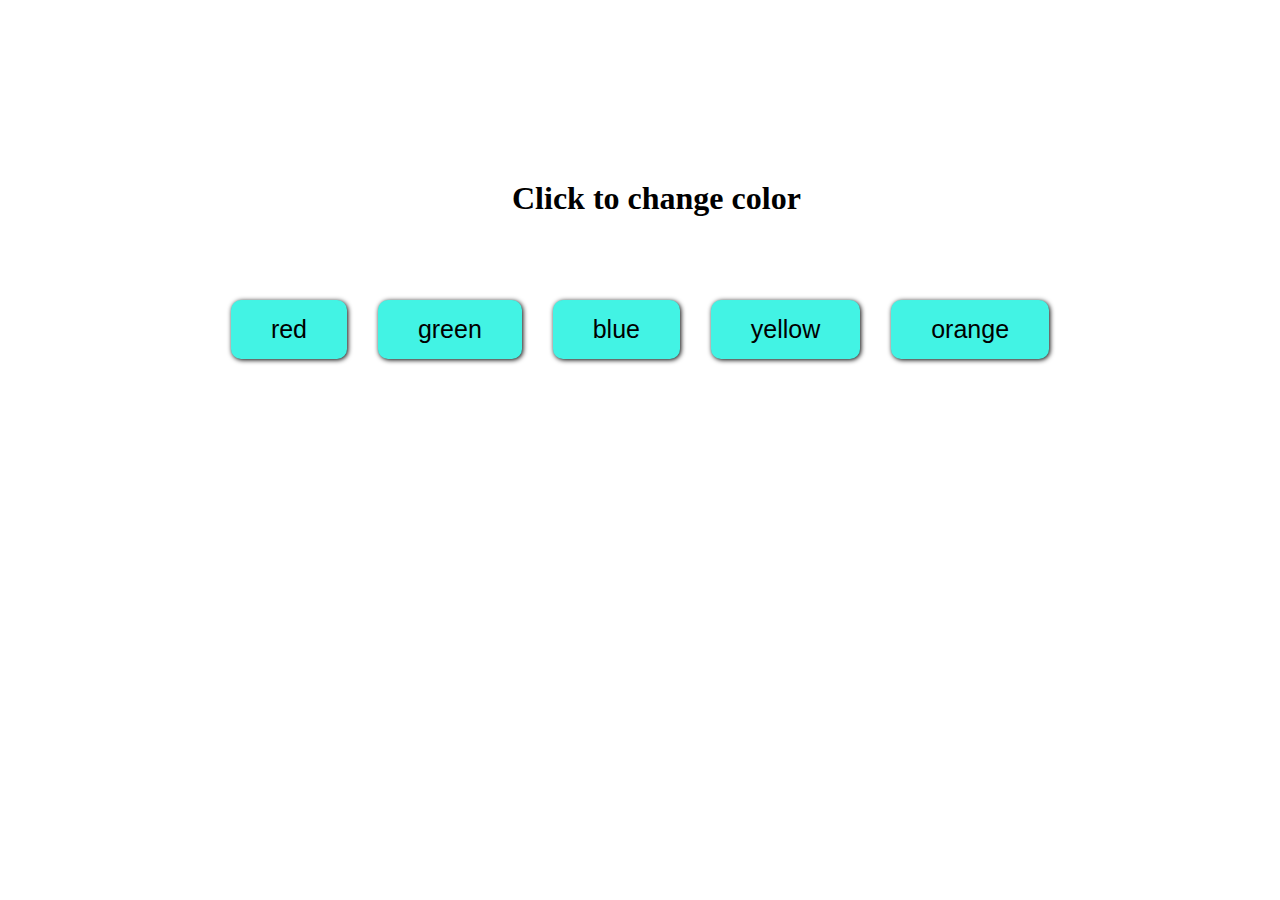
<file: dom1/index.html>
<!DOCTYPE html>
<html lang="en">
<head>
    <meta charset="UTF-8">
    <meta http-equiv="X-UA-Compatible" content="IE=edge">
    <meta name="viewport" content="width=device-width, initial-scale=1.0">
    <link href="style.css" rel="stylesheet" />
    <title>Document</title>
</head>
<body>
    <h1>Click to change color</h1>
   <div class="main">
    <button id="red">red</button>
    <button id="green">green</button>
    <button id="blue">blue</button>
    <button id="yellow">yellow</button>
    <button id="orange">orange</button>
   </div>
    

    <script src="script.js"></script>
</body>
</html>
</file>
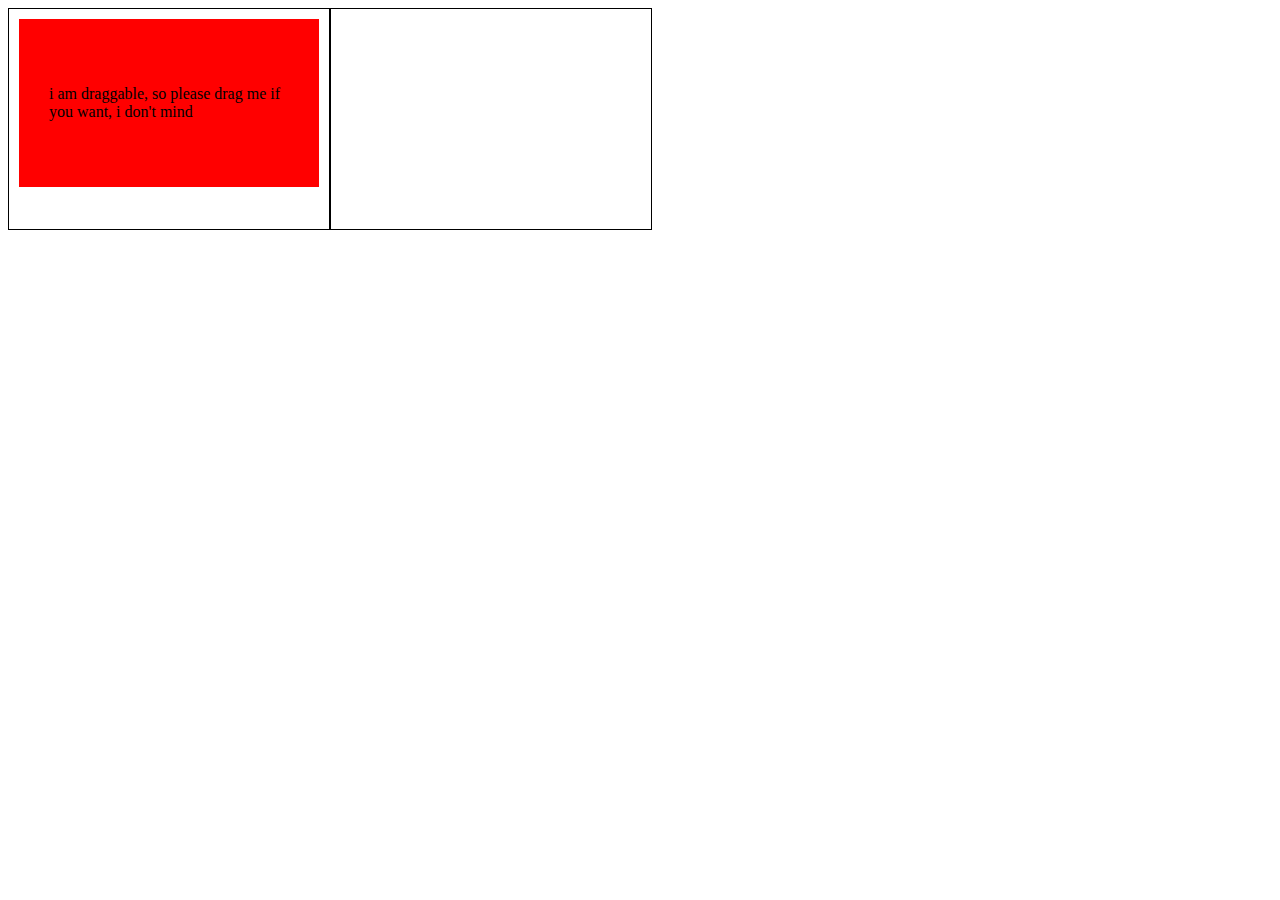
<file: dom2/index.html>
<!DOCTYPE html>
<html lang="en">
<head>
    <meta charset="UTF-8">
    <meta http-equiv="X-UA-Compatible" content="IE=edge">
    <meta name="viewport" content="width=device-width, initial-scale=1.0">
    <link href="style.css" rel="stylesheet" />
    <title>Document</title>
</head>
<body>
<div class="container">

    <div class="box" id="dropZone">
        <div class="item" id="item" draggable="true">
            <p id="dragText">i am draggable, so please drag me if you want, i don't mind </p>
        </div>
    </div>

    <div class="box" id="dropZone">
        
    </div>

<script src="script.js"></script>
</div>
</body>
</html>
</file>
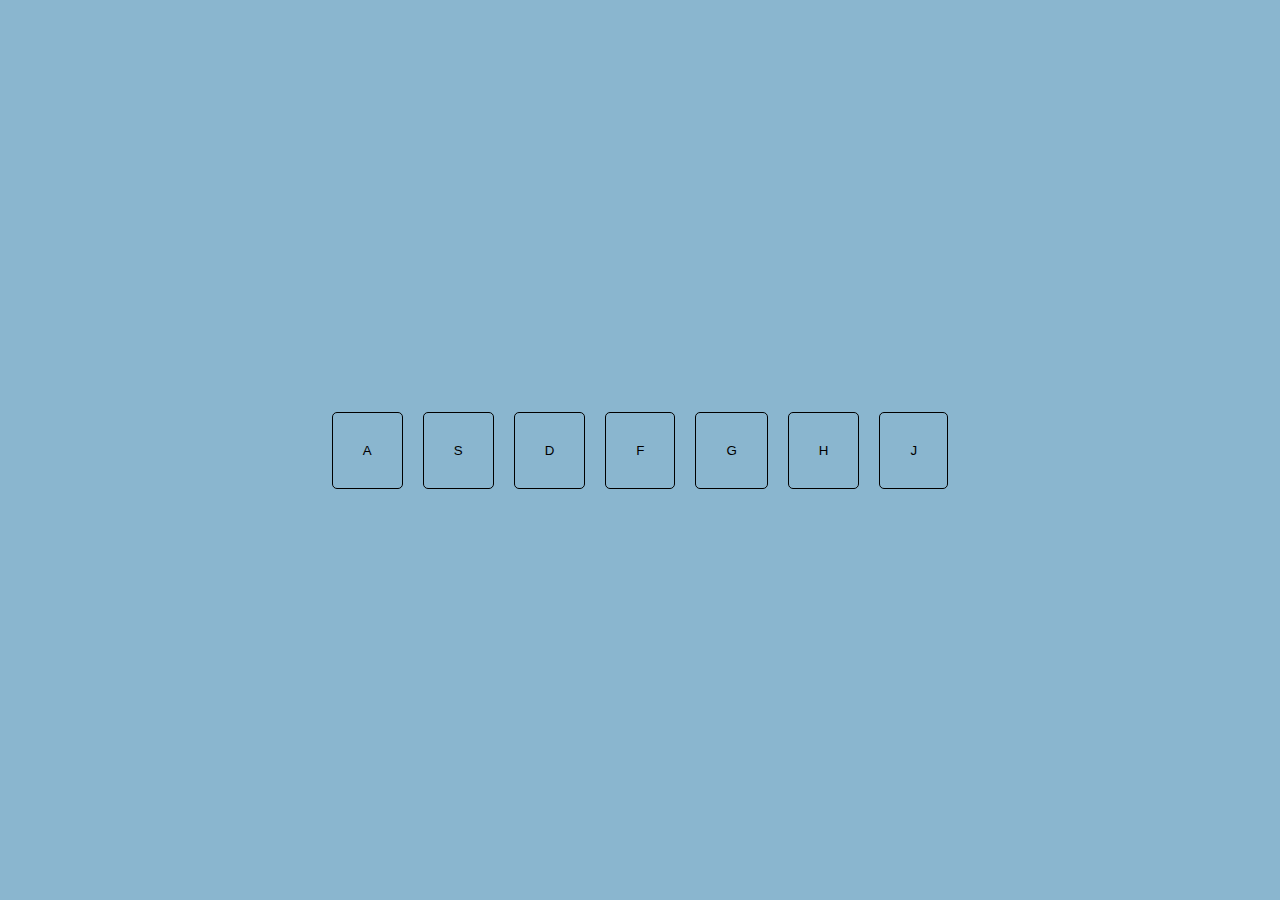
<file: dom3/index.html>
<!DOCTYPE html>
<html lang="en">
<head>
    <meta charset="UTF-8">
    <meta http-equiv="X-UA-Compatible" content="IE=edge">
    <meta name="viewport" content="width=device-width, initial-scale=1.0">
    <link href="style.css" rel="stylesheet" />
    <title>Document</title>
</head>
<body>
    <div class="main-container">
        <button class="key a">A</button>
        <button class="key s">S</button>
        <button class="key d">D</button>
        <button class="key f">F</button> 
        <button class="key g">G</button> 
        <button class="key h">H</button> 
        <button class="key j">J</button> 
    </div>



<script src="script.js"></script>    
</body>
</html>
</file>
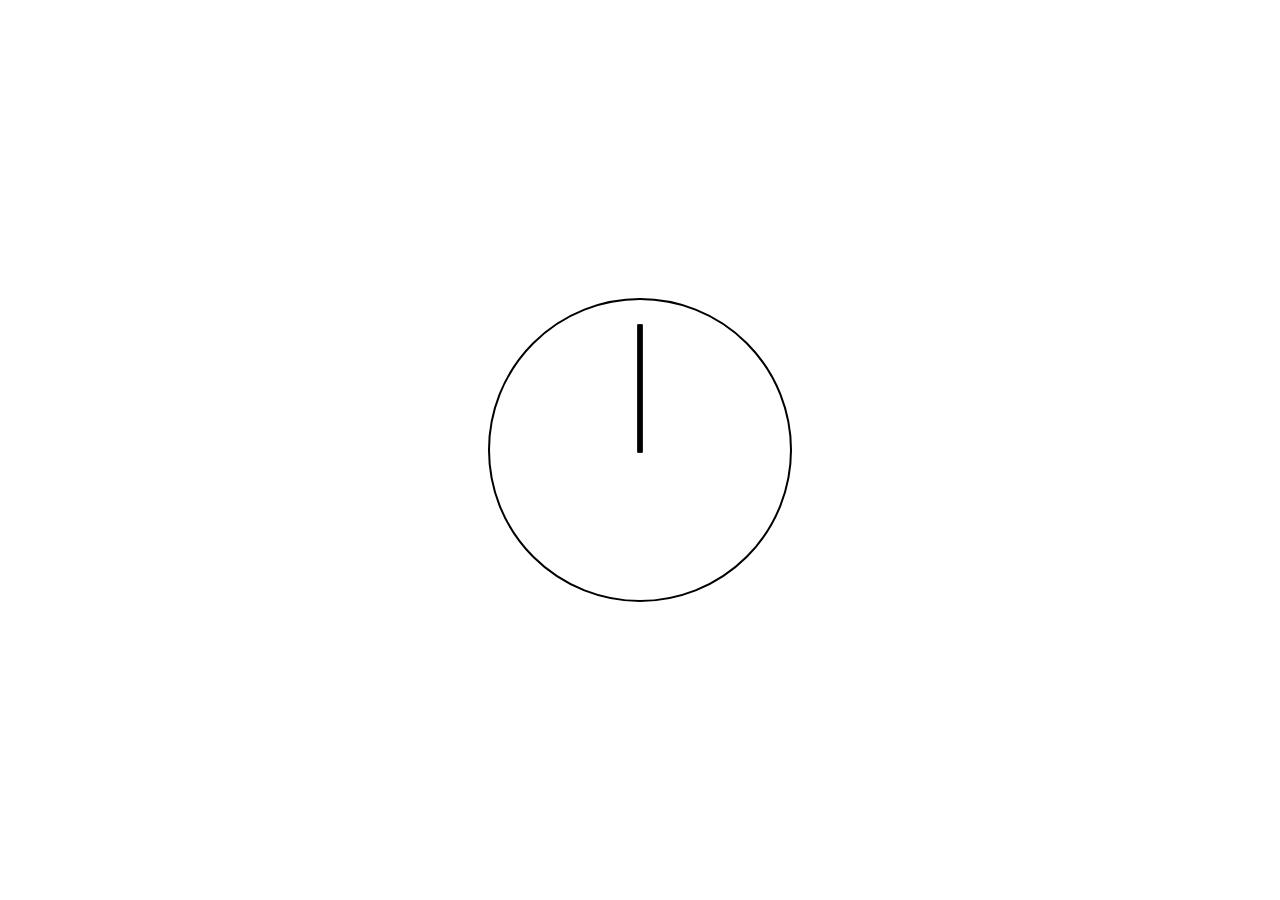
<file: dom4/index.html>
<!DOCTYPE html>
<html lang="en">
<head>
    <meta charset="UTF-8">
    <meta http-equiv="X-UA-Compatible" content="IE=edge">
    <meta name="viewport" content="width=device-width, initial-scale=1.0">
    <link href="style.css" rel="stylesheet" />
    <title>Document</title>
</head>
<body>
      

    <div class="clock">
    <div class="clock-face">
        <div class="hand second-hand"></div>
        <div class="hand minute-hand"></div>
        <div class="hand hour-hand"></div>
    </div>
    </div>





<script src="script.js"></script>
</body>
</html>
</file>
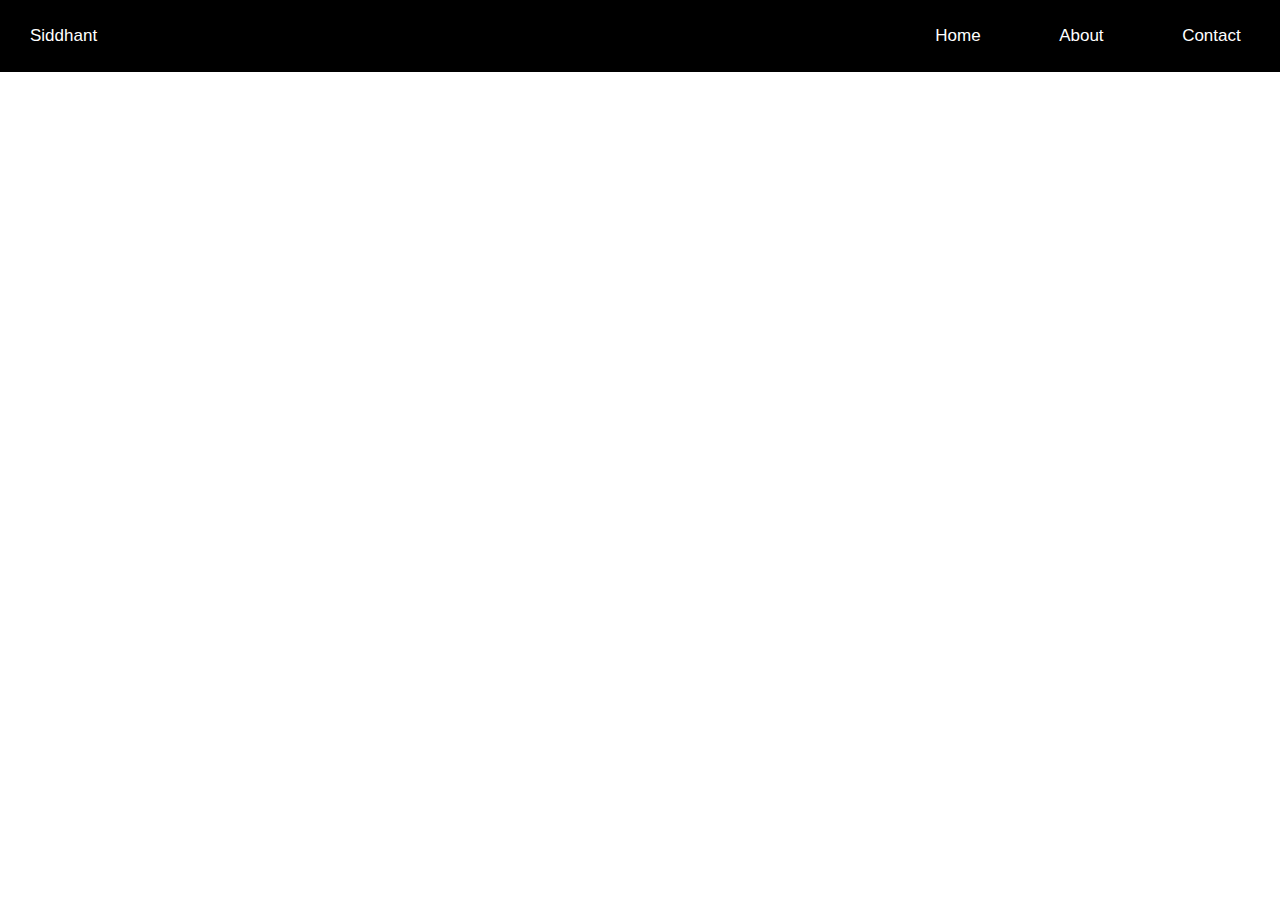
<file: dom5/index.html>
<!DOCTYPE html>
<html lang="en">
  <head>
    <meta charset="UTF-8" />
    <meta http-equiv="X-UA-Compatible" content="IE=edge" />
    <meta name="viewport" content="width=device-width, initial-scale=1.0" />
    <link href="style.css" rel="stylesheet" />
    <title>Document</title>
  </head>
  <body>
    <div class="navbar">
      <div class="logo"><a href="#">Siddhant</a></div>
      <div class="nav-items">
        <div class="nav-link"><a href="#">Home</a></div>
        <div class="nav-link"><a href="#">About</a></div>
        <div class="nav-link"><a href="#">Contact</a></div>
      </div>
      <div class="burger">
        <div class="line1"></div>
        <div class="line2"></div>
        <div class="line3"></div>
      </div>
    </div>

    <script src="script.js"></script>
  </body>
</html>
</file>
<file: dom1/style.css>
*{
    margin: 0;
    padding: 0;
    box-sizing: border-box;
}

h1{
    position: absolute;
    left: 40%;
    top: 20%;
}

button{
    padding: 15px 40px;
    border: none;
    font-size: 25px;
    border-radius: 10px;
    background-color: rgb(66, 243, 228);
    box-shadow: 1px 1px 5px black;
    
}

button:hover{
    background-color: white;
    color: black;
    cursor: pointer;
}
.main{
    display: flex;
    justify-content: center;
    align-items: center;
    justify-content: space-evenly;
    padding:300px 200px;
}

.red{
    background-color: red;
}
.green{
    background-color: green;
}
.blue{
    background-color: blue;
}
.yellow{
    background-color: yellow;
}
.orange{
    background-color: orange;
}
</file>
<file: dom2/style.css>
.container{
    display: flex;
}

.box{
    border: 1px solid black;
    width: 300px;
    height: 200px;
    padding: 10px 10px;
}

.item{
    background-color: red;
    padding: 50px 30px;
}
</file>
<file: dom3/style.css>
*{
    margin: 0;
    padding: 0;
    box-sizing: border-box;
}

.main-container{
    height: 100vh;
    display: flex;
    justify-content: center;
    align-items: center;
    background-color: rgb(138, 182, 207);
    animation-name: color-change;
    animation-duration: 100s;
    animation-iteration-count:infinite;
}

.key{
    padding: 30px 30px;
    margin: 10px;
    border: 1px solid rgb(0, 0, 0);
    border-radius: 5px;
    background-color: transparent;
  
}

.key-press{
    box-shadow: 3px 3px 10px black;
}


@keyframes color-change{
    0% {background-color: rgb(252, 109, 109);}
    5% {background-color: rgb(243, 71, 71);}
    10% {background-color: rgb(248, 82, 53);}
    15% {background-color: rgb(245, 139, 52);}
    20% {background-color: rgb(243, 116, 12);}
    25% {background-color: rgb(250, 154, 28);}
    30% {background-color: rgb(228, 141, 28);}
    35% {background-color: rgb(113, 248, 165);}
    40% {background-color: rgb(154, 245, 102);}
    45% {background-color: rgb(210, 252, 133);}
    50% {background-color: rgb(224, 247, 99);}
    55% {background-color: rgb(227, 247, 55);}
    60% {background-color: rgb(241, 205, 42);}
    65% {background-color: rgb(245, 188, 102);}
    70% {background-color: rgb(240, 181, 53);}
    75% {background-color: rgb(245, 135, 102);}
    80% {background-color: rgb(224, 33, 33);}
    85% {background-color: rgb(26, 85, 248);}
    90% {background-color: rgb(183, 177, 241);}
    95% {background-color: rgb(253, 2, 170);}
    100% {background-color: rgb(3, 129, 77);}
    
}
</file>
<file: dom4/style.css>
*{
    margin: 0;
    padding: 0;
    
}

.clock{
    display: flex;
    justify-content: center;
    align-items: center;
    min-height: 100vh;
}

.clock-face{
    width: 300px;
    height: 300px;
    border: 2px solid black;
    border-radius: 50%;
    
}

.hand{
   width: 10%;
   height: 5px;
   background-color: black;
   position: absolute;
   top: 50%;
   left: 40%;
   transition: 0.05s;
   transform-origin: 100%;
   transform: rotate(90deg);
}
</file>
<file: dom5/style.css>
*{
    padding: 0;
    margin: 0;
    box-sizing: border-box;
  
}

.navbar{
    display: flex;
    justify-content: space-around;
    align-items: center;
    min-height: 8vh;
    background-color: black;
    font-family: Verdana, Geneva, Tahoma, sans-serif;
    font-size: 17px;
}

.logo{
    flex-grow: 1;
    margin-left: 30px;
}

.logo a{
    text-decoration: none;
    color: white;
}

.nav-items{
    display: flex;
    justify-content: space-around;
    width: 30%;
}

.nav-link a{
    text-decoration: none;
    color: white;
}

.burger{
    display: none;
}

.burger div{
    width: 25px;
    height: 3px;
    margin: 5px;
    background-color: white;
}

@media screen and (max-width:768px){

    body{
        overflow-x: hidden;
    }

    .burger{
        display: block;
        
    }

    .burger div{
        width: 25px;
        height: 3px;
        margin: 5px;
        background-color: white;
        cursor:pointer;
        transition: 0.4s ease;
    }
    

    .nav-items{
        position: absolute;
        top: 8vh;
        right: 0px;
        height: 100%;
        background-color:rgba(0, 0, 0, 0.7);
        display: flex;
        flex-direction: column;
        align-items: center;
        width: 100%;
        transform: translate(100%);
        transition: 0.6s ease;
    }

    .nav-active{
        transform: translate(0%);
    }

    .toggle .line1{
        transform: rotate(45deg) translate(2px);
        transform-origin: 10%;
    }
    .toggle .line2{
        opacity: 0;
    }
    .toggle .line3{
        transform: rotate(-45deg) translate(1px);
        transform-origin: 10%;
    }
}
</file>
